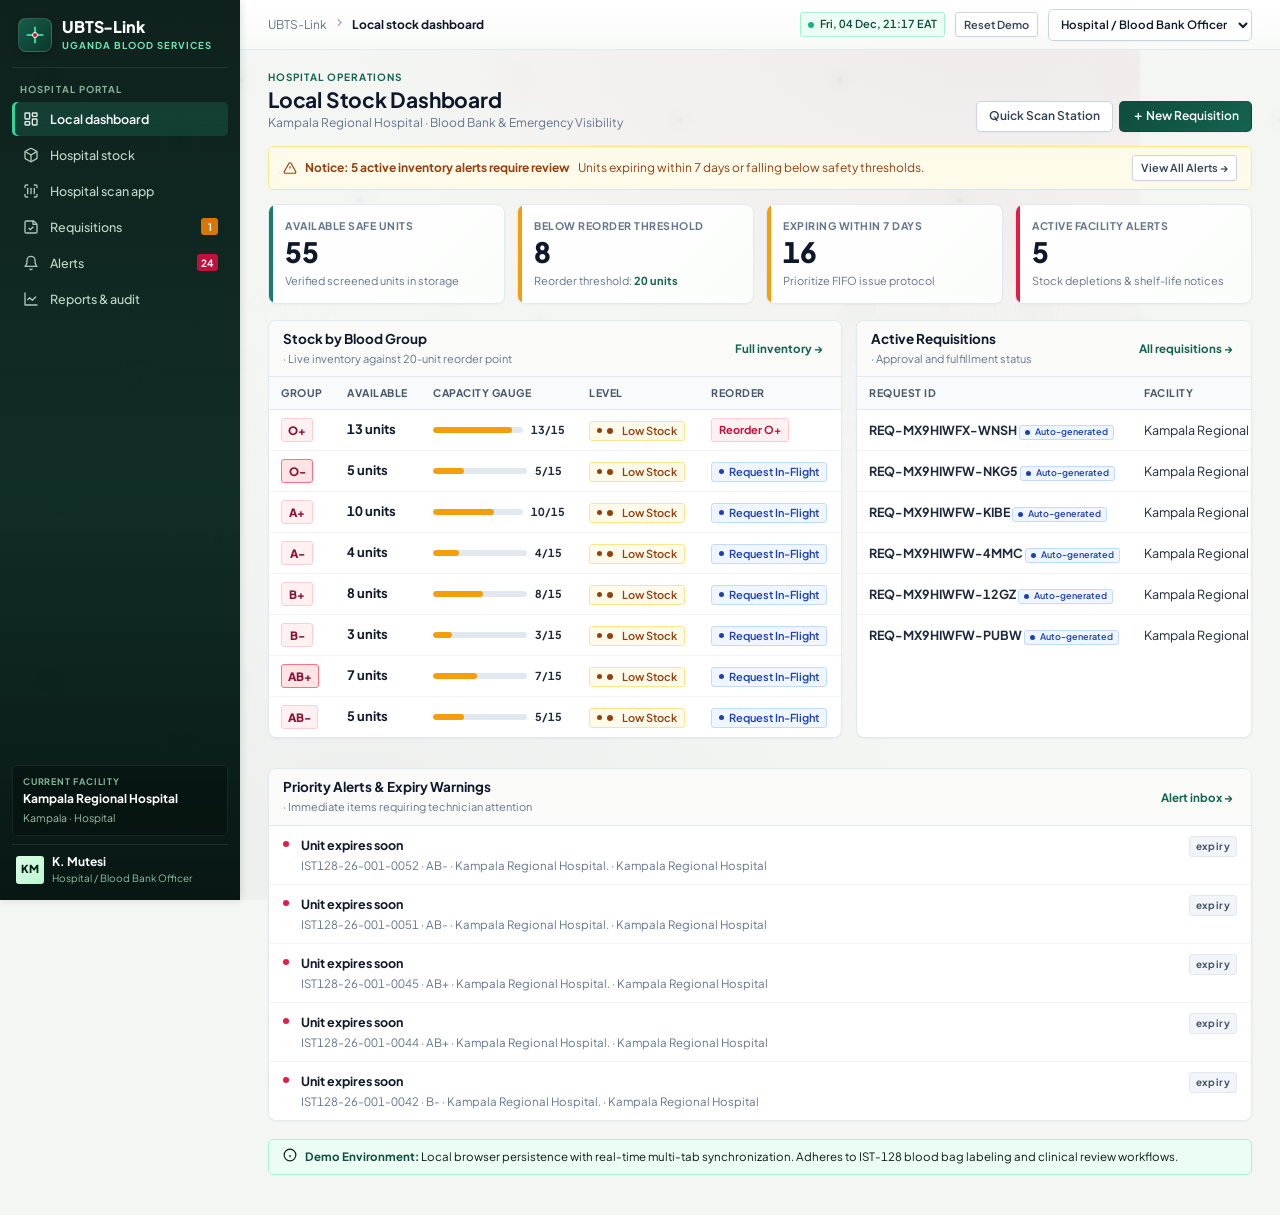
<file: index.html>
<!doctype html>
<html lang="en">
<head>
  <meta charset="utf-8">
  <meta name="viewport" content="width=device-width, initial-scale=1">
  <meta name="theme-color" content="#0f4c3d">
  <meta name="description" content="Uganda Blood Transfusion Services (UBTS) Real-time Blood Inventory and Logistics Network">
  <title>UBTS-Link | Blood Services &amp; Inventory Network</title>
  <link rel="icon" type="image/svg+xml" href="data:image/svg+xml,<svg xmlns='http://www.w3.org/2000/svg' viewBox='0 0 32 32'><path d='M16 3 C16 3 6 15 6 21 C6 26.5 10.5 31 16 31 C21.5 31 26 26.5 26 21 C26 15 16 3 16 3 Z' fill='%23be123c'/><path d='M16 13 v12 M10 19 h12' stroke='%23ffffff' stroke-width='2.4' stroke-linecap='square'/></svg>">
  <link rel="preconnect" href="https://fonts.googleapis.com">
  <link rel="preconnect" href="https://fonts.gstatic.com" crossorigin>
  <link href="https://fonts.googleapis.com/css2?family=Plus+Jakarta+Sans:wght@400;500;600;700;800&family=Fraunces:opsz,wght@9..144,600;9..144,700&display=swap" rel="stylesheet">
  <link rel="stylesheet" href="styles.css">
  <link rel="stylesheet" href="src/ui/polish.css">
  <script type="module" src="src/main.js"></script>
</head>
<body>
  <div id="app"></div>
  <div id="dialog-root"></div>
  <div id="toast-root" aria-live="polite"></div>
</body>
</html>
</file>
<file: styles.css>
:root {
  color-scheme: light;

  /* Medical Brand Forest/Emerald Green */
  --green-950: #051c15;
  --green-900: #0a2f26;
  --green-800: #0f4c3d;
  --green-700: #146350;
  --green-600: #1a7d65;
  --green-500: #22997d;
  --green-400: #34d399;
  --green-200: #a7f3d0;
  --green-100: #d1fae5;
  --green-50:  #ecfdf5;

  /* Blood Red / Crimson Accents */
  --red-950: #30030f;
  --red-900: #4c0519;
  --red-800: #881337;
  --red-700: #be123c;
  --red-600: #e11d48;
  --red-500: #f43f5e;
  --red-200: #fecdd3;
  --red-100: #ffe4e6;
  --red-50:  #fff1f2;

  /* Amber Warnings */
  --amber-800: #92400e;
  --amber-700: #b45309;
  --amber-600: #d97706;
  --amber-500: #f59e0b;
  --amber-200: #fde68a;
  --amber-100: #fef3c7;
  --amber-50:  #fffbeb;

  /* Blue Info */
  --blue-800: #1e40af;
  --blue-700: #1d4ed8;
  --blue-600: #2563eb;
  --blue-500: #3b82f6;
  --blue-200: #bfdbfe;
  --blue-100: #dbeafe;
  --blue-50:  #eff6ff;

  /* Slate Neutrals */
  --slate-950: #020617;
  --slate-900: #0f172a;
  --slate-800: #1e293b;
  --slate-700: #334155;
  --slate-600: #475569;
  --slate-500: #64748b;
  --slate-400: #94a3b8;
  --slate-300: #cbd5e1;
  --slate-200: #e2e8f0;
  --slate-100: #f1f5f9;
  --slate-50:  #f8fafc;

  /* Theme semantic mappings */
  --green: var(--green-800);
  --green-2: var(--green-700);
  --green-3: var(--green-100);
  --paper: #f4f6f4;
  --surface: #ffffff;
  --ink: var(--slate-900);
  --ink-secondary: var(--slate-700);
  --muted: var(--slate-500);
  --line: var(--slate-200);
  --line-light: #f1f5f9;
  --line-strong: var(--slate-300);
  --red: var(--red-700);
  --red-soft: var(--red-50);
  --gold: var(--amber-700);
  --gold-soft: var(--amber-50);
  --blue: var(--blue-700);
  --blue-soft: var(--blue-50);

  /* Subtle enterprise shadows */
  --shadow-xs: 0 1px 2px rgba(0, 0, 0, 0.04);
  --shadow-sm: 0 1px 3px rgba(0, 0, 0, 0.05), 0 1px 2px rgba(0, 0, 0, 0.03);
  --shadow-md: 0 3px 6px -1px rgba(0, 0, 0, 0.06), 0 2px 4px -2px rgba(0, 0, 0, 0.03);
  --shadow-lg: 0 8px 16px -3px rgba(15, 76, 61, 0.08), 0 3px 6px -2px rgba(15, 76, 61, 0.04);
  --shadow-xl: 0 16px 24px -6px rgba(15, 76, 61, 0.12), 0 6px 10px -4px rgba(0, 0, 0, 0.05);
  --shadow: var(--shadow-xl);

  /* Balanced modern rounding - subtly softened but disciplined and professional */
  --radius-xs: 3px;
  --radius-sm: 5px;
  --radius-md: 8px;
  --radius-lg: 10px;
  --radius-xl: 12px;

  /* Typography */
  --serif: "Fraunces", Georgia, serif;
  --sans: "Plus Jakarta Sans", "DM Sans", -apple-system, BlinkMacSystemFont, "Segoe UI", Roboto, sans-serif;
}

*, *::before, *::after {
  box-sizing: border-box;
}

body {
  margin: 0;
  background-color: var(--paper);
  background-image:
    radial-gradient(ellipse at 85% 4%, rgba(190, 18, 60, 0.05) 0%, transparent 55%),
    radial-gradient(ellipse at 15% 95%, rgba(15, 76, 61, 0.04) 0%, transparent 60%),
    linear-gradient(180deg, rgba(244, 246, 244, 0.8) 0%, rgba(244, 246, 244, 0.94) 520px, var(--paper) 100%),
    url('src/ui/assets/uganda-blood-donation-bg.svg'),
    url('src/ui/assets/medical-grid.svg');
  background-repeat: no-repeat, no-repeat, no-repeat, no-repeat, repeat;
  background-position: center top, center bottom, center top, right 40px, top left;
  background-size: 1000px 500px, 800px 600px, 100% 100%, 1200px auto, 600px 600px;
  background-attachment: fixed;
  color: var(--ink);
  font: 400 13px/1.5 var(--sans);
  -webkit-font-smoothing: antialiased;
  -moz-osx-font-smoothing: grayscale;
}

button, input, select, textarea {
  font-family: inherit;
  font-size: inherit;
}

button {
  cursor: pointer;
}

button:focus-visible,
input:focus-visible,
select:focus-visible,
textarea:focus-visible {
  outline: 0;
  box-shadow: 0 0 0 0.2rem rgba(20, 99, 80, 0.25);
  border-color: var(--green-600);
}

/* ----------------------------------------------------
   Application Shell
---------------------------------------------------- */
.shell {
  min-height: 100vh;
  display: grid;
  grid-template-columns: 240px minmax(0, 1fr);
}

/* ----------------------------------------------------
   Sidebar Navigation Rail
---------------------------------------------------- */
.rail {
  position: sticky;
  top: 0;
  height: 100vh;
  display: flex;
  flex-direction: column;
  padding: 14px 12px;
  background:
    linear-gradient(180deg, rgba(5, 24, 19, 0.96) 0%, rgba(9, 39, 31, 0.97) 55%, rgba(5, 20, 16, 0.99) 100%),
    url('src/ui/assets/rail-pattern.svg');
  background-size: cover, 300px 600px;
  color: #f1f7f2;
  box-shadow: 1px 0 8px rgba(0, 0, 0, 0.12);
  z-index: 20;
  overflow-y: auto;
}

.brand {
  display: flex;
  align-items: center;
  gap: 10px;
  padding: 4px 6px 14px;
  border-bottom: 1px solid rgba(255, 255, 255, 0.08);
}

.brand-mark {
  width: 34px;
  height: 34px;
  display: flex;
  align-items: center;
  justify-content: center;
  border-radius: var(--radius-md);
  background: linear-gradient(135deg, #155d4b 0%, #0c382c 100%);
  border: 1px solid rgba(255, 255, 255, 0.15);
  box-shadow: 0 2px 6px rgba(0, 0, 0, 0.25);
  color: #ffffff;
  flex-shrink: 0;
}

.brand-text {
  display: flex;
  flex-direction: column;
}

.brand-name {
  font-size: 16px;
  font-weight: 800;
  letter-spacing: -0.01em;
  color: #ffffff;
  line-height: 1.15;
}

.brand-caption {
  font-size: 9.5px;
  font-weight: 700;
  letter-spacing: 1px;
  color: #6ee7b7;
  text-transform: uppercase;
  margin-top: 2px;
}

.rail-label {
  padding: 14px 8px 6px;
  color: #8bb39c;
  font-size: 9.5px;
  font-weight: 700;
  letter-spacing: 1.1px;
  text-transform: uppercase;
}

.nav-list {
  display: flex;
  flex-direction: column;
  gap: 2px;
}

.nav-list button {
  border: 0;
  border-radius: var(--radius-sm);
  background: transparent;
  color: #c0d8cb;
  display: flex;
  align-items: center;
  gap: 10px;
  padding: 8px 10px;
  text-align: left;
  font-size: 12.5px;
  font-weight: 500;
  transition: all 140ms ease;
  position: relative;
}

.nav-list button:hover {
  background: rgba(255, 255, 255, 0.07);
  color: #ffffff;
}

.nav-list button.active {
  background: rgba(34, 153, 125, 0.22);
  color: #ffffff;
  font-weight: 600;
  box-shadow: inset 3px 0 0 var(--green-400);
}

.nav-ico {
  display: flex;
  align-items: center;
  justify-content: center;
  width: 18px;
  height: 18px;
  flex-shrink: 0;
  opacity: 0.9;
}

.nav-text {
  flex: 1;
  white-space: nowrap;
  overflow: hidden;
  text-overflow: ellipsis;
}

.nav-badge {
  display: inline-flex;
  align-items: center;
  justify-content: center;
  min-width: 17px;
  height: 17px;
  padding: 0 4px;
  border-radius: var(--radius-xs);
  font-size: 10px;
  font-weight: 700;
  line-height: 1;
}

.nav-badge.alert {
  background: var(--red-700);
  color: #ffffff;
}

.nav-badge.pending {
  background: var(--amber-600);
  color: #ffffff;
}

/* Sidebar Footer */
.rail-foot {
  margin-top: auto;
  padding-top: 12px;
  display: flex;
  flex-direction: column;
  gap: 8px;
}

.facility-block {
  padding: 9px 10px;
  border-radius: var(--radius-sm);
  background: rgba(0, 0, 0, 0.25);
  border: 1px solid rgba(255, 255, 255, 0.07);
}

.facility-kicker {
  font-size: 9px;
  font-weight: 700;
  letter-spacing: 0.8px;
  color: #83b699;
  text-transform: uppercase;
}

.facility-title {
  margin-top: 2px;
  font-size: 12px;
  font-weight: 700;
  color: #ffffff;
  white-space: nowrap;
  overflow: hidden;
  text-overflow: ellipsis;
}

.facility-detail {
  font-size: 10.5px;
  color: #9cbfa9;
  margin-top: 2px;
}

.identity {
  display: flex;
  align-items: center;
  gap: 8px;
  padding: 8px 4px 0;
  border-top: 1px solid rgba(255, 255, 255, 0.08);
}

.avatar {
  width: 28px;
  height: 28px;
  border-radius: var(--radius-xs);
  display: flex;
  align-items: center;
  justify-content: center;
  background: linear-gradient(135deg, #dcfce7 0%, #bbf7d0 100%);
  color: var(--green-950);
  font-size: 11px;
  font-weight: 800;
  flex-shrink: 0;
}

.identity-info {
  min-width: 0;
  flex: 1;
}

.identity-name {
  font-size: 12px;
  font-weight: 700;
  color: #ffffff;
  white-space: nowrap;
  overflow: hidden;
  text-overflow: ellipsis;
}

.identity-role {
  font-size: 10px;
  color: #92bfa5;
  white-space: nowrap;
  overflow: hidden;
  text-overflow: ellipsis;
}

/* ----------------------------------------------------
   Main Content Area
---------------------------------------------------- */
.main {
  min-width: 0;
  display: flex;
  flex-direction: column;
}

/* Top bar */
.topbar {
  height: 50px;
  padding: 0 28px;
  border-bottom: 1px solid var(--line);
  background: linear-gradient(180deg, rgba(255, 255, 255, 0.98) 0%, rgba(248, 250, 248, 0.95) 100%);
  backdrop-filter: blur(12px);
  display: flex;
  align-items: center;
  justify-content: space-between;
  gap: 16px;
  position: sticky;
  top: 0;
  z-index: 10;
}

.crumb {
  font-size: 12px;
  color: var(--muted);
  display: flex;
  align-items: center;
  gap: 6px;
}

.crumb strong {
  color: var(--ink);
  font-weight: 700;
}

.top-right {
  display: flex;
  align-items: center;
  gap: 10px;
}

.live-indicator {
  display: inline-flex;
  align-items: center;
  gap: 6px;
  padding: 3px 7px;
  background: var(--green-50);
  border: 1px solid var(--green-200);
  border-radius: var(--radius-xs);
  color: var(--green-800);
  font-size: 11px;
  font-weight: 600;
}

.live-dot {
  width: 6px;
  height: 6px;
  border-radius: 50%;
  background: #10b981;
}

.role-picker {
  height: 32px;
  padding: 0 8px;
  border: 1px solid var(--line-strong);
  border-radius: var(--radius-sm);
  background: var(--surface);
  color: var(--ink);
  font-size: 11.5px;
  font-weight: 600;
  box-shadow: var(--shadow-xs);
  transition: all 140ms ease;
}

.role-picker:hover {
  border-color: var(--green-600);
}

.demo-label {
  padding: 2px 6px;
  border-radius: var(--radius-xs);
  background: var(--slate-100);
  border: 1px solid var(--slate-200);
  color: var(--slate-600);
  font-size: 10px;
  font-weight: 700;
  letter-spacing: 0.4px;
  white-space: nowrap;
}

/* Page content */
.content {
  max-width: 1540px;
  width: 100%;
  margin: 0 auto;
  padding: 20px 28px 40px;
  flex: 1;
}

/* Page Headings - Focused on data over bloated headers */
.page-head {
  display: flex;
  align-items: flex-end;
  justify-content: space-between;
  gap: 16px;
  margin-bottom: 14px;
}

.eyebrow {
  color: var(--green-700);
  font-size: 10px;
  font-weight: 700;
  letter-spacing: 1px;
  text-transform: uppercase;
  margin-bottom: 2px;
}

.page-head h1 {
  margin: 0;
  font-size: 21px;
  font-weight: 700;
  color: var(--slate-900);
  letter-spacing: -0.01em;
  line-height: 1.2;
}

.page-head p {
  margin: 2px 0 0;
  color: var(--muted);
  font-size: 12px;
}

.actions {
  display: flex;
  align-items: center;
  gap: 6px;
  flex-wrap: wrap;
}

/* ----------------------------------------------------
   Buttons - Clean, professional rectangular shape
---------------------------------------------------- */
.btn {
  display: inline-flex;
  align-items: center;
  justify-content: center;
  gap: 6px;
  padding: 6px 12px;
  border: 1px solid transparent;
  border-radius: var(--radius-sm);
  font-size: 12px;
  font-weight: 600;
  line-height: 1.4;
  white-space: nowrap;
  box-shadow: var(--shadow-xs);
  transition: all 140ms ease;
}

.btn-primary {
  background: linear-gradient(135deg, var(--green-800) 0%, var(--green-700) 100%);
  color: #ffffff;
  border-color: rgba(0, 0, 0, 0.1);
}

.btn-primary:hover {
  background: linear-gradient(135deg, var(--green-700) 0%, var(--green-600) 100%);
  box-shadow: 0 2px 6px rgba(15, 76, 61, 0.25);
}

.btn-secondary {
  border-color: var(--line-strong);
  background: var(--surface);
  color: var(--slate-700);
}

.btn-secondary:hover {
  background: var(--slate-50);
  border-color: var(--slate-400);
  color: var(--slate-900);
}

.btn-danger {
  border-color: var(--red-200);
  background: var(--surface);
  color: var(--red-700);
}

.btn-danger:hover {
  background: var(--red-50);
  border-color: var(--red-500);
}

.btn-small {
  padding: 4px 8px;
  font-size: 11px;
  border-radius: var(--radius-xs);
}

.btn-reorder {
  background: var(--red-50);
  color: var(--red-700);
  border: 1px solid var(--red-200);
  padding: 3px 7px;
  font-size: 11px;
  font-weight: 700;
  border-radius: var(--radius-xs);
}

.btn-reorder:hover {
  background: var(--red-700);
  color: #ffffff;
  border-color: var(--red-700);
}

.link-btn, .text-btn {
  padding: 2px 4px;
  border: 0;
  background: transparent;
  color: var(--green-700);
  font-size: 11.5px;
  font-weight: 700;
  display: inline-flex;
  align-items: center;
  gap: 4px;
  transition: all 140ms ease;
}

.link-btn:hover, .text-btn:hover {
  color: var(--green-900);
  text-decoration: underline;
}

/* ----------------------------------------------------
   Metrics / Stat Cards - High-density numbers
---------------------------------------------------- */
.metrics {
  display: grid;
  grid-template-columns: repeat(4, minmax(0, 1fr));
  gap: 12px;
  margin-bottom: 16px;
}

.metric {
  position: relative;
  overflow: hidden;
  padding: 13px 16px;
  border: 1px solid var(--line);
  border-radius: var(--radius-md);
  background: linear-gradient(135deg, #ffffff 0%, #fbfdfb 100%);
  box-shadow: var(--shadow-xs);
  transition: all 160ms ease;
  display: flex;
  flex-direction: column;
}

.metric:hover {
  border-color: var(--slate-300);
  box-shadow: var(--shadow-sm);
}

.metric::before {
  position: absolute;
  inset: 0 auto 0 0;
  width: 3.5px;
  background: var(--green-600);
  content: "";
}

.metric.warning::before {
  background: var(--amber-500);
}

.metric.danger::before {
  background: var(--red-600);
}

.metric-label {
  color: var(--muted);
  font-size: 10.5px;
  font-weight: 700;
  text-transform: uppercase;
  letter-spacing: 0.5px;
}

.metric-value {
  margin-top: 4px;
  font-size: 28px;
  font-weight: 800;
  line-height: 1.1;
  color: var(--slate-900);
  font-variant-numeric: tabular-nums;
}

.metric-note {
  margin-top: 5px;
  color: var(--muted);
  font-size: 11px;
}

.metric-note strong {
  color: var(--green-700);
  font-weight: 700;
}

/* ----------------------------------------------------
   Panels & Layout Containers
---------------------------------------------------- */
.columns {
  display: grid;
  grid-template-columns: minmax(0, 1.45fr) minmax(320px, 1fr);
  gap: 14px;
  margin-bottom: 16px;
}

.panel {
  min-width: 0;
  border: 1px solid var(--line);
  border-radius: var(--radius-md);
  background: var(--surface);
  box-shadow: var(--shadow-xs);
  overflow: hidden;
  margin-bottom: 14px;
}

.panel-head {
  min-height: 40px;
  padding: 8px 14px;
  border-bottom: 1px solid var(--line);
  display: flex;
  align-items: center;
  justify-content: space-between;
  gap: 10px;
  background: #fafbf9;
}

.panel-title {
  font-size: 13.5px;
  font-weight: 700;
  color: var(--slate-900);
  display: flex;
  align-items: center;
  gap: 6px;
}

.panel-note {
  color: var(--muted);
  font-size: 11px;
}

.panel-body {
  padding: 14px 16px;
}

/* ----------------------------------------------------
   Tables - High data density, crisp alignment
---------------------------------------------------- */
.table-scroll {
  overflow-x: auto;
  max-width: 100%;
}

table {
  width: 100%;
  border-collapse: collapse;
  text-align: left;
  white-space: nowrap;
}

th {
  padding: 8px 12px;
  border-bottom: 1px solid var(--line);
  background: #f8fafc;
  color: var(--slate-600);
  font-size: 10.5px;
  font-weight: 700;
  letter-spacing: 0.5px;
  text-transform: uppercase;
}

td {
  padding: 8px 12px;
  border-bottom: 1px solid var(--line-light);
  font-size: 12.5px;
  color: var(--slate-800);
  vertical-align: middle;
}

tbody tr {
  transition: background-color 100ms ease;
}

tbody tr:hover {
  background-color: #f7faf8;
}

tbody tr:last-child td {
  border-bottom: 0;
}

/* ----------------------------------------------------
   Blood Badges & Quantities
---------------------------------------------------- */
.blood {
  display: inline-flex;
  align-items: center;
  justify-content: center;
  min-width: 32px;
  height: 24px;
  padding: 0 6px;
  border-radius: var(--radius-xs);
  background: var(--red-50);
  color: var(--red-800);
  border: 1px solid var(--red-200);
  font-size: 11.5px;
  font-weight: 800;
  font-variant-numeric: tabular-nums;
}

.blood.universal {
  background: #ffe4e6;
  border-color: #fb7185;
}

.qty {
  font-size: 13px;
  font-weight: 700;
  color: var(--slate-900);
  font-variant-numeric: tabular-nums;
}

/* ----------------------------------------------------
   Status Pills - Rectangular enterprise tags
---------------------------------------------------- */
.pill {
  display: inline-flex;
  align-items: center;
  gap: 5px;
  padding: 2.5px 7px;
  border-radius: var(--radius-xs);
  font-size: 11px;
  font-weight: 600;
  line-height: 1.2;
}

.pill::before {
  width: 5px;
  height: 5px;
  border-radius: 50%;
  background: currentColor;
  content: "";
}

.good {
  background: var(--green-50);
  color: var(--green-800);
  border: 1px solid var(--green-200);
}

.warn {
  background: var(--amber-50);
  color: var(--amber-800);
  border: 1px solid var(--amber-200);
}

.bad {
  background: var(--red-50);
  color: var(--red-700);
  border: 1px solid var(--red-200);
}

.info {
  background: var(--blue-50);
  color: var(--blue-800);
  border: 1px solid var(--blue-200);
}

.muted {
  color: var(--muted);
}

/* ----------------------------------------------------
   Stock Level Progress Bar
---------------------------------------------------- */
.stock-bar-wrap {
  display: flex;
  align-items: center;
  gap: 8px;
  min-width: 130px;
}

.stock-bar-track {
  flex: 1;
  height: 6px;
  border-radius: var(--radius-xs);
  background: var(--slate-200);
  overflow: hidden;
}

.stock-bar-fill {
  height: 100%;
  border-radius: var(--radius-xs);
  transition: width 240ms ease;
}

.stock-bar-fill.safe {
  background: #10b981;
}

.stock-bar-fill.low {
  background: #f59e0b;
}

.stock-bar-fill.critical {
  background: #e11d48;
}

/* ----------------------------------------------------
   Filter Chips & Toolbars
---------------------------------------------------- */
.filter-row {
  display: flex;
  align-items: center;
  gap: 6px;
  flex-wrap: wrap;
  padding: 8px 14px;
  background: #fafbf9;
  border-bottom: 1px solid var(--line);
}

.filter-label {
  font-size: 11px;
  font-weight: 700;
  text-transform: uppercase;
  letter-spacing: 0.5px;
  color: var(--muted);
  margin-right: 2px;
}

.chip {
  padding: 3.5px 9px;
  border-radius: var(--radius-xs);
  border: 1px solid var(--line-strong);
  background: var(--surface);
  color: var(--slate-700);
  font-size: 11.5px;
  font-weight: 600;
  cursor: pointer;
  transition: all 120ms ease;
}

.chip:hover {
  background: var(--slate-100);
  border-color: var(--slate-400);
}

.chip.active {
  background: var(--green-800);
  color: #ffffff;
  border-color: var(--green-800);
}

.toolbar {
  display: flex;
  align-items: center;
  gap: 8px;
}

.search {
  height: 32px;
  min-width: 200px;
  padding: 0 10px 0 28px;
  border: 1px solid var(--line-strong);
  border-radius: var(--radius-sm);
  background: var(--surface) url('data:image/svg+xml;utf8,<svg xmlns="http://www.w3.org/2000/svg" width="14" height="14" viewBox="0 0 24 24" fill="none" stroke="%2364748b" stroke-width="2"><circle cx="11" cy="11" r="8"/><path d="m21 21-4.3-4.3"/></svg>') no-repeat 8px center;
  font-size: 12px;
  color: var(--ink);
  transition: all 140ms ease;
}

.search:focus {
  border-color: var(--green-600);
  outline: none;
  box-shadow: 0 0 0 2px rgba(26, 125, 101, 0.15);
}

.select {
  height: 32px;
  padding: 0 8px;
  border: 1px solid var(--line-strong);
  border-radius: var(--radius-sm);
  background: var(--surface);
  color: var(--ink);
  font-size: 12px;
  font-weight: 500;
}

/* ----------------------------------------------------
   Notice & Banners
---------------------------------------------------- */
.notice {
  display: flex;
  align-items: center;
  gap: 8px;
  margin-top: 18px;
  padding: 8px 14px;
  border: 1px solid var(--green-200);
  border-radius: var(--radius-sm);
  background: var(--green-50);
  color: var(--green-950);
  font-size: 11.5px;
}

.notice strong {
  color: var(--green-800);
  font-weight: 700;
}

.alert-banner {
  display: flex;
  align-items: center;
  justify-content: space-between;
  gap: 12px;
  padding: 8px 14px;
  border-radius: var(--radius-sm);
  margin-bottom: 14px;
  background: var(--red-50);
  border: 1px solid var(--red-200);
  color: var(--red-900);
  font-size: 12px;
}

.alert-banner.warning {
  background: var(--amber-50);
  border-color: var(--amber-200);
  color: var(--amber-800);
}

/* ----------------------------------------------------
   Forms & Inputs
---------------------------------------------------- */
.form-grid {
  display: grid;
  grid-template-columns: repeat(2, minmax(0, 1fr));
  gap: 12px;
}

.field {
  display: grid;
  gap: 4px;
}

.field.full {
  grid-column: 1 / -1;
}

.field label {
  color: var(--slate-700);
  font-size: 11.5px;
  font-weight: 700;
}

.field input,
.field select,
.field textarea {
  width: 100%;
  height: 34px;
  padding: 0 10px;
  border: 1px solid var(--line-strong);
  border-radius: var(--radius-sm);
  background: var(--surface);
  color: var(--ink);
  font-size: 12.5px;
  transition: all 140ms ease;
}

.field textarea {
  height: 70px;
  padding: 8px 10px;
  resize: vertical;
}

.field input:focus,
.field select:focus,
.field textarea:focus {
  border-color: var(--green-600);
  outline: none;
  box-shadow: 0 0 0 2px rgba(26, 125, 101, 0.15);
}

.field-help {
  color: var(--muted);
  font-size: 10.5px;
}

.form-actions {
  display: flex;
  justify-content: flex-end;
  gap: 8px;
  margin-top: 14px;
}

.form-error {
  display: none;
  margin-top: 10px;
  padding: 8px 12px;
  border-radius: var(--radius-sm);
  background: var(--red-50);
  border: 1px solid var(--red-200);
  color: var(--red-700);
  font-size: 11.5px;
  font-weight: 600;
}

.form-error.show {
  display: block;
}

/* ----------------------------------------------------
   Optical Barcode Image Dropzone & Decoder
---------------------------------------------------- */
.dropzone {
  border: 1.5px dashed var(--slate-300);
  border-radius: var(--radius-md);
  padding: 18px 16px;
  text-align: center;
  background: linear-gradient(180deg, #ffffff 0%, #fbfdfb 100%);
  cursor: pointer;
  transition: all 140ms ease;
  display: flex;
  flex-direction: column;
  align-items: center;
  justify-content: center;
  gap: 6px;
  margin-bottom: 14px;
}

.dropzone:hover,
.dropzone.dragover {
  border-color: var(--green-600);
  background: var(--green-50);
}

.dropzone-icon {
  width: 38px;
  height: 38px;
  border-radius: var(--radius-sm);
  background: var(--slate-100);
  color: var(--slate-600);
  display: flex;
  align-items: center;
  justify-content: center;
  transition: all 140ms ease;
}

.dropzone:hover .dropzone-icon,
.dropzone.dragover .dropzone-icon {
  background: var(--green-200);
  color: var(--green-800);
}

.dropzone-text {
  font-size: 12.5px;
  color: var(--slate-800);
}

.dropzone-text strong {
  color: var(--green-700);
  text-decoration: underline;
}

.dropzone-hint {
  font-size: 11px;
  color: var(--muted);
}

/* Scanned Result Container */
.scanned-result-container {
  display: grid;
  grid-template-columns: 240px minmax(0, 1fr);
  gap: 14px;
  margin-bottom: 16px;
  padding: 12px 14px;
  background: var(--slate-50);
  border: 1px solid var(--line);
  border-radius: var(--radius-md);
}

.scan-preview-column {
  display: flex;
  flex-direction: column;
  gap: 6px;
}

.scan-preview-header {
  display: flex;
  align-items: center;
  justify-content: space-between;
}

.scan-img-box {
  position: relative;
  overflow: hidden;
  border-radius: var(--radius-sm);
  border: 1px solid var(--slate-300);
  background: #ffffff;
  display: flex;
  align-items: center;
  justify-content: center;
  max-height: 160px;
}

.scanned-preview-img {
  max-width: 100%;
  max-height: 160px;
  object-fit: contain;
  display: block;
}

.scan-laser-animated {
  position: absolute;
  left: 0;
  right: 0;
  height: 2px;
  background: #10b981;
  box-shadow: 0 0 8px #10b981;
  animation: laser-sweep-box 2s infinite ease-in-out;
}

@keyframes laser-sweep-box {
  0% { top: 10%; opacity: 0.8; }
  50% { top: 85%; opacity: 1; }
  100% { top: 10%; opacity: 0.8; }
}

.scan-data-column {
  display: flex;
  flex-direction: column;
  gap: 8px;
}

.extracted-head {
  display: flex;
  flex-direction: column;
  gap: 2px;
  border-bottom: 1px solid var(--line);
  padding-bottom: 6px;
}

.extracted-barcode-title {
  display: flex;
  align-items: center;
  gap: 8px;
  font-size: 14px;
  font-weight: 700;
}

.extracted-barcode-title code {
  font-family: monospace;
  background: #ffffff;
  padding: 2px 6px;
  border: 1px solid var(--line-strong);
  border-radius: var(--radius-xs);
  color: var(--slate-900);
}

.extracted-grid {
  display: grid;
  grid-template-columns: repeat(3, minmax(0, 1fr));
  gap: 6px;
}

.extracted-card {
  padding: 6px 8px;
  background: #ffffff;
  border: 1px solid var(--line);
  border-radius: var(--radius-xs);
  display: flex;
  flex-direction: column;
  gap: 1px;
}

.extracted-label {
  font-size: 9.5px;
  font-weight: 700;
  text-transform: uppercase;
  color: var(--muted);
}

.extracted-value {
  font-size: 11.5px;
  font-weight: 700;
  color: var(--slate-900);
}

.extracted-actions {
  display: flex;
  align-items: center;
  gap: 6px;
  margin-top: 4px;
  flex-wrap: wrap;
}

@media (max-width: 900px) {
  .scanned-result-container {
    grid-template-columns: 1fr;
  }
  .extracted-grid {
    grid-template-columns: repeat(2, minmax(0, 1fr));
  }
}

/* ----------------------------------------------------
   Barcode Scanner Station
---------------------------------------------------- */
.split-forms {
  display: grid;
  grid-template-columns: repeat(2, minmax(0, 1fr));
  gap: 16px;
}

.container-queue {
  display: grid;
  gap: 12px;
  padding: 16px;
}

.container-queue-card {
  display: grid;
  gap: 12px;
  padding: 16px;
  border: 1px solid var(--line);
  border-radius: var(--radius-md);
  background: var(--surface);
}

.container-queue-head,
.container-queue-counts {
  display: flex;
  align-items: center;
  justify-content: space-between;
  gap: 12px;
  flex-wrap: wrap;
}

.container-queue-counts {
  justify-content: flex-start;
  flex-wrap: wrap;
}

.container-queue-counts span {
  padding: 6px 10px;
  border-radius: var(--radius-sm);
  background: var(--slate-50);
  color: var(--ink-secondary);
}

.container-scan-form {
  display: grid;
  gap: 8px;
}

.container-simulation-list {
  display: grid;
  gap: 8px;
}

.blood-group-list {
  display: grid;
  gap: 8px;
  padding: 0 14px 14px;
}

.blood-group-accordion {
  overflow: hidden;
  border: 1px solid var(--line);
  border-radius: var(--radius-md);
  background: var(--surface);
}

.blood-group-trigger {
  display: flex;
  align-items: center;
  justify-content: space-between;
  gap: 12px;
  padding: 12px 14px;
  background: var(--slate-50);
  cursor: pointer;
  list-style: none;
}

.blood-group-trigger::-webkit-details-marker {
  display: none;
}

.blood-group-trigger::after {
  content: '+';
  color: var(--green-700);
  font-size: 18px;
  font-weight: 700;
}

.blood-group-accordion[open] .blood-group-trigger::after {
  content: '−';
}

.blood-group-trigger > span:first-child {
  display: flex;
  align-items: center;
  gap: 8px;
}

.blood-group-trigger > span:last-of-type {
  color: var(--muted);
  font-size: 11px;
}

.request-lines {
  display: grid;
  gap: 10px;
}

.request-line {
  display: grid;
  grid-template-columns: minmax(0, 1fr) minmax(0, 0.8fr) auto;
  align-items: end;
  gap: 10px;
  padding: 12px;
  border: 1px solid var(--line);
  border-radius: var(--radius-md);
  background: var(--slate-50);
}

.low-stock-suggestions {
  border: 1px solid var(--amber-200);
  border-radius: var(--radius-md);
  background: var(--amber-50);
}

.low-stock-suggestions summary {
  padding: 10px 12px;
  color: var(--amber-800);
  font-weight: 700;
  cursor: pointer;
}

.low-stock-suggestion-list {
  display: flex;
  flex-wrap: wrap;
  align-items: center;
  gap: 8px;
  padding: 0 12px 12px;
}

.low-stock-suggestion-list p {
  flex-basis: 100%;
  margin: 0;
  color: var(--muted);
  font-size: 11px;
}

.container-scan-form label {
  font-weight: 600;
}

.scan-box {
  background: #0f172a;
  border-radius: var(--radius-sm);
  padding: 12px;
  margin-bottom: 12px;
  position: relative;
  overflow: hidden;
  box-shadow: inset 0 2px 4px rgba(0, 0, 0, 0.3);
}

.barcode-sim {
  height: 48px;
  background: repeating-linear-gradient(
    90deg,
    #ffffff 0px,
    #ffffff 3px,
    transparent 3px,
    transparent 6px,
    #ffffff 6px,
    #ffffff 8px,
    transparent 8px,
    transparent 11px,
    #ffffff 11px,
    #ffffff 15px
  );
  opacity: 0.85;
  border-radius: 2px;
}

.scan-laser {
  position: absolute;
  top: 0;
  left: 0;
  right: 0;
  height: 2px;
  background: #ff0055;
  box-shadow: 0 0 8px #ff0055;
  animation: laser-sweep 2.4s infinite ease-in-out;
}

@keyframes laser-sweep {
  0% { transform: translateY(12px); opacity: 0.8; }
  50% { transform: translateY(54px); opacity: 1; }
  100% { transform: translateY(12px); opacity: 0.8; }
}

.scan-mark {
  display: flex;
  align-items: center;
  gap: 6px;
  margin-bottom: 12px;
  color: var(--muted);
  font-size: 11.5px;
}

.scan-dot {
  width: 6px;
  height: 6px;
  border-radius: 50%;
  background: var(--green-500);
}

.quick-scan-chips {
  display: flex;
  gap: 6px;
  flex-wrap: wrap;
  margin-bottom: 12px;
}

/* ----------------------------------------------------
   Requisitions & Request List
---------------------------------------------------- */
.request-list {
  display: flex;
  flex-direction: column;
}

.request-item {
  display: flex;
  align-items: center;
  justify-content: space-between;
  gap: 10px;
  padding: 8px 12px;
  border-bottom: 1px solid var(--line-light);
  transition: background-color 100ms ease;
}

.request-item:hover {
  background-color: #f7faf8;
}

.request-item:last-child {
  border-bottom: 0;
}

.request-name {
  font-size: 12px;
  font-weight: 700;
  color: var(--slate-900);
}

.request-meta {
  margin-top: 2px;
  color: var(--muted);
  font-size: 11px;
}

/* ----------------------------------------------------
   Alert Rows
---------------------------------------------------- */
.alert-row {
  display: grid;
  grid-template-columns: 8px 1fr auto;
  align-items: start;
  gap: 10px;
  padding: 10px 14px;
  border-bottom: 1px solid var(--line-light);
  transition: background-color 100ms ease;
}

.alert-row:hover {
  background-color: #f7faf8;
}

.alert-row:last-child {
  border-bottom: 0;
}

.alert-dot {
  width: 6px;
  height: 6px;
  margin-top: 5px;
  border-radius: 50%;
  background: var(--amber-500);
}

.alert-dot.expiry {
  background: var(--red-600);
}

.alert-title {
  font-size: 12.5px;
  font-weight: 700;
  color: var(--slate-900);
}

.alert-detail {
  margin-top: 2px;
  color: var(--muted);
  font-size: 11.5px;
}

/* ----------------------------------------------------
   Audit / Scan Event Logs
---------------------------------------------------- */
.log-row {
  display: grid;
  grid-template-columns: 75px minmax(0, 1fr) auto;
  align-items: center;
  gap: 10px;
  padding: 9px 12px;
  border-bottom: 1px solid var(--line-light);
  font-size: 12px;
}

.log-row:last-child {
  border-bottom: 0;
}

.log-time {
  color: var(--muted);
  font-size: 11px;
  font-variant-numeric: tabular-nums;
}

.log-detail {
  color: var(--muted);
  font-size: 11px;
  margin-top: 2px;
}

/* ----------------------------------------------------
   Facility Cards (Admin)
---------------------------------------------------- */
.facility-card-grid {
  display: grid;
  grid-template-columns: repeat(2, minmax(0, 1fr));
  gap: 12px;
  padding: 14px;
}

.facility-card {
  border: 1px solid var(--line);
  border-radius: var(--radius-md);
  background: var(--surface);
  overflow: hidden;
}

.facility-summary {
  display: flex;
  align-items: center;
  justify-content: space-between;
  gap: 10px;
  padding: 12px 14px;
  cursor: pointer;
  list-style: none;
  background: #fafbf9;
  user-select: none;
}

.facility-summary::-webkit-details-marker {
  display: none;
}

.facility-summary-name {
  font-size: 13.5px;
  font-weight: 700;
  color: var(--slate-900);
}

.facility-meta-line {
  color: var(--muted);
  font-size: 11px;
  margin-top: 2px;
}

.facility-people {
  padding: 10px 14px 14px;
  background: var(--surface);
  border-top: 1px solid var(--line);
}

.empty {
  padding: 24px 14px;
  text-align: center;
  color: var(--muted);
  font-size: 12px;
}

/* ----------------------------------------------------
   Dialog / Modal
---------------------------------------------------- */
.dialog-backdrop {
  position: fixed;
  inset: 0;
  z-index: 50;
  display: grid;
  place-items: center;
  padding: 16px;
  background: rgba(5, 20, 16, 0.65);
  backdrop-filter: blur(4px);
  animation: backdrop-in 140ms ease-out both;
}

.dialog {
  width: min(500px, 100%);
  max-height: 90vh;
  overflow-y: auto;
  border-radius: var(--radius-lg);
  background: var(--surface);
  box-shadow: var(--shadow-xl);
  border: 1px solid rgba(255, 255, 255, 0.15);
  animation: dialog-in 180ms cubic-bezier(0.2, 0.8, 0.25, 1) both;
}

.dialog-head {
  display: flex;
  justify-content: space-between;
  align-items: flex-start;
  gap: 10px;
  padding: 14px 18px;
  border-bottom: 1px solid var(--line);
  background: #fafbf9;
}

.dialog-head h2 {
  margin: 0;
  font-size: 17px;
  font-weight: 700;
  color: var(--slate-900);
}

.dialog-head p {
  margin: 2px 0 0;
  color: var(--muted);
  font-size: 11.5px;
}

.dialog-body {
  padding: 16px 18px;
}

.close {
  border: 0;
  background: transparent;
  color: var(--slate-400);
  font-size: 20px;
  line-height: 1;
  padding: 2px 4px;
  border-radius: var(--radius-xs);
  transition: color 140ms ease;
}

.close:hover {
  color: var(--slate-800);
}

/* ----------------------------------------------------
   Toast Notifications
---------------------------------------------------- */
.toast {
  position: fixed;
  right: 20px;
  bottom: 20px;
  z-index: 60;
  display: flex;
  align-items: center;
  gap: 8px;
  padding: 9px 14px;
  border-radius: var(--radius-sm);
  background: var(--green-900);
  color: #ffffff;
  box-shadow: var(--shadow-lg);
  font-size: 12.5px;
  font-weight: 600;
  animation: toast-in 180ms cubic-bezier(0.2, 0.8, 0.25, 1) both;
}

.toast.error {
  background: var(--red-700);
}

/* ----------------------------------------------------
   CSS Chart Component (Analytics)
---------------------------------------------------- */
.chart-container {
  display: flex;
  flex-direction: column;
  gap: 8px;
  padding: 12px 16px;
}

.chart-bar-row {
  display: grid;
  grid-template-columns: 40px 1fr 50px;
  align-items: center;
  gap: 10px;
}

.chart-bar-bg {
  height: 9px;
  background: var(--slate-100);
  border-radius: var(--radius-xs);
  overflow: hidden;
}

.chart-bar-fill {
  height: 100%;
  border-radius: var(--radius-xs);
  background: var(--green-600);
  transition: width 300ms ease;
}

.chart-bar-fill.red {
  background: var(--red-600);
}

/* ----------------------------------------------------
   Responsive Adjustments
---------------------------------------------------- */
@media (max-width: 1100px) {
  .shell {
    grid-template-columns: 210px minmax(0, 1fr);
  }
  .content {
    padding: 16px 18px 32px;
  }
  .topbar {
    padding: 0 18px;
  }
  .columns {
    grid-template-columns: 1fr;
  }
  .metrics {
    grid-template-columns: repeat(2, minmax(0, 1fr));
  }
}

@media (max-width: 768px) {
  .shell {
    grid-template-columns: 1fr;
  }
  .rail {
    position: static;
    height: auto;
    padding: 10px 12px;
  }
  .rail-label, .rail-foot {
    display: none;
  }
  .nav-list {
    flex-direction: row;
    overflow-x: auto;
    padding-bottom: 4px;
  }
  .nav-list button {
    flex: 0 0 auto;
    padding: 6px 10px;
    font-size: 11.5px;
  }
  .topbar {
    height: 46px;
    padding: 0 12px;
  }
  .live-indicator {
    display: none;
  }
  .content {
    padding: 14px 12px 28px;
  }
  .page-head {
    flex-direction: column;
    align-items: flex-start;
    gap: 10px;
  }
  .actions {
    width: 100%;
  }
  .actions .btn {
    flex: 1;
  }
  .metrics {
    grid-template-columns: 1fr;
    gap: 8px;
  }
  .split-forms, .facility-card-grid {
    grid-template-columns: 1fr;
  }

  .request-line {
    grid-template-columns: 1fr 1fr;
  }
}
</file>
<file: src/ui/polish.css>
/* ====================================================
   UBTS-Link Interactive Polish, Cursor Effects & Micro-Interactions
   ==================================================== */

:root {
  --serif: "Fraunces", Georgia, serif;
  --sans: "Plus Jakarta Sans", "DM Sans", -apple-system, BlinkMacSystemFont, "Segoe UI", Roboto, sans-serif;
}

body {
  font-feature-settings: "cv02", "cv03", "cv04", "cv11", "tnum";
  text-rendering: optimizeLegibility;
}

/* Custom Sleek Scrollbars */
::-webkit-scrollbar {
  width: 6px;
  height: 6px;
}

::-webkit-scrollbar-track {
  background: transparent;
}

::-webkit-scrollbar-thumb {
  background: var(--slate-300);
  border-radius: var(--radius-xs);
}

::-webkit-scrollbar-thumb:hover {
  background: var(--slate-400);
}

/* Transitions on interactive elements */
.btn,
.nav-list button,
.link-btn,
.text-btn,
.role-picker,
.select,
.search,
.chip,
.facility-card,
.panel,
.metric,
.request-item,
.alert-row,
.log-row,
.blood,
.dropzone {
  transition:
    color 140ms ease,
    background-color 140ms ease,
    border-color 140ms ease,
    box-shadow 160ms ease,
    transform 140ms cubic-bezier(.2, .75, .25, 1);
}

/* Cursor Hover Spotlight Effect for Cards & Panels */
.metric,
.panel,
.facility-card,
.dropzone {
  position: relative;
}

.metric::after,
.facility-card::after,
.dropzone::after {
  content: "";
  position: absolute;
  inset: 0;
  border-radius: inherit;
  background: radial-gradient(420px circle at var(--mouse-x, -500px) var(--mouse-y, -500px), rgba(34, 153, 125, 0.08), transparent 65%);
  pointer-events: none;
  opacity: 0;
  transition: opacity 220ms ease;
  z-index: 1;
}

.metric:hover::after,
.facility-card:hover::after,
.dropzone:hover::after {
  opacity: 1;
}

/* Interactive Cursor Hover Elevations */
.metric:hover {
  transform: translateY(-2px);
  border-color: rgba(15, 76, 61, 0.25);
  box-shadow: 0 6px 14px -2px rgba(15, 76, 61, 0.1);
}

.panel:hover {
  border-color: rgba(15, 76, 61, 0.18);
  box-shadow: 0 4px 12px -2px rgba(0, 0, 0, 0.04);
}

.chip:hover {
  transform: translateY(-1px);
  border-color: var(--green-600);
  box-shadow: 0 2px 5px rgba(0, 0, 0, 0.04);
}

.blood:hover {
  transform: scale(1.06);
  box-shadow: 0 2px 6px rgba(190, 18, 60, 0.18);
}

/* Table Row Interactive Hover Accent */
tbody tr {
  position: relative;
  transition: background-color 120ms ease, box-shadow 120ms ease;
  cursor: pointer;
}

tbody tr:hover {
  background-color: #f1f8f4;
  box-shadow: inset 3px 0 0 var(--green-600);
}

/* Subtle Shimmer on Primary Button Hover */
.btn {
  position: relative;
  isolation: isolate;
  overflow: hidden;
  cursor: pointer;
}

.btn:hover {
  transform: translateY(-1.5px);
}

.btn::after {
  position: absolute;
  z-index: -1;
  inset: 0;
  background: linear-gradient(108deg, transparent 20%, rgba(255, 255, 255, 0.18) 50%, transparent 80%);
  content: "";
  transform: translateX(-130%);
  transition: transform 420ms cubic-bezier(.2, .75, .25, 1);
}

.btn:hover::after {
  transform: translateX(130%);
}

.btn:active,
.chip:active,
.nav-list button:active {
  transform: translateY(1px) scale(0.985);
}

/* Facility Card Accordion Polish */
.facility-card {
  border: 1px solid var(--line);
}

.facility-card[open] > .facility-summary {
  border-bottom: 1px solid var(--line);
  background: #f4f8f5;
}

.facility-chevron {
  display: inline-flex;
  align-items: center;
  justify-content: center;
  color: var(--muted);
  transition: transform 180ms ease;
  font-size: 13px;
}

.facility-card[open] .facility-chevron {
  transform: rotate(180deg);
}

/* Clean pulse indicator dot for critical items */
.pulse-dot {
  display: inline-block;
  width: 6px;
  height: 6px;
  border-radius: 50%;
  background: currentColor;
  margin-right: 4px;
}

.pulse-emergency .pulse-dot {
  animation: pulse-danger 1.6s infinite;
}

@keyframes pulse-danger {
  0% { opacity: 1; transform: scale(1); }
  50% { opacity: 0.35; transform: scale(1.3); }
  100% { opacity: 1; transform: scale(1); }
}

.pulse-warning .pulse-dot {
  animation: pulse-warn 2s infinite;
}

@keyframes pulse-warn {
  0% { opacity: 1; }
  50% { opacity: 0.4; }
  100% { opacity: 1; }
}

/* Animations for Dialogs, Backdrops, Toasts */
@keyframes backdrop-in {
  from { opacity: 0; }
  to { opacity: 1; }
}

@keyframes dialog-in {
  from {
    opacity: 0;
    transform: translateY(10px) scale(.99);
  }
  to {
    opacity: 1;
    transform: translateY(0) scale(1);
  }
}

@keyframes toast-in {
  from {
    opacity: 0;
    transform: translateY(8px);
  }
  to {
    opacity: 1;
    transform: translateY(0);
  }
}

/* Unit Spec Grid in Inspector */
.unit-spec-grid {
  display: grid;
  grid-template-columns: repeat(2, 1fr);
  gap: 10px;
  margin-top: 12px;
}

.unit-spec-card {
  padding: 10px 12px;
  border-radius: var(--radius-sm);
  background: var(--slate-50);
  border: 1px solid var(--slate-200);
}

.unit-spec-label {
  font-size: 10.5px;
  font-weight: 700;
  text-transform: uppercase;
  color: var(--muted);
}

.unit-spec-value {
  font-size: 13px;
  font-weight: 700;
  color: var(--slate-900);
  margin-top: 2px;
}

/* Reduced motion preference */
@media (prefers-reduced-motion: reduce) {
  *, *::before, *::after {
    animation-duration: .01ms !important;
    animation-iteration-count: 1 !important;
    transition-duration: .01ms !important;
    scroll-behavior: auto !important;
  }
}
</file>
